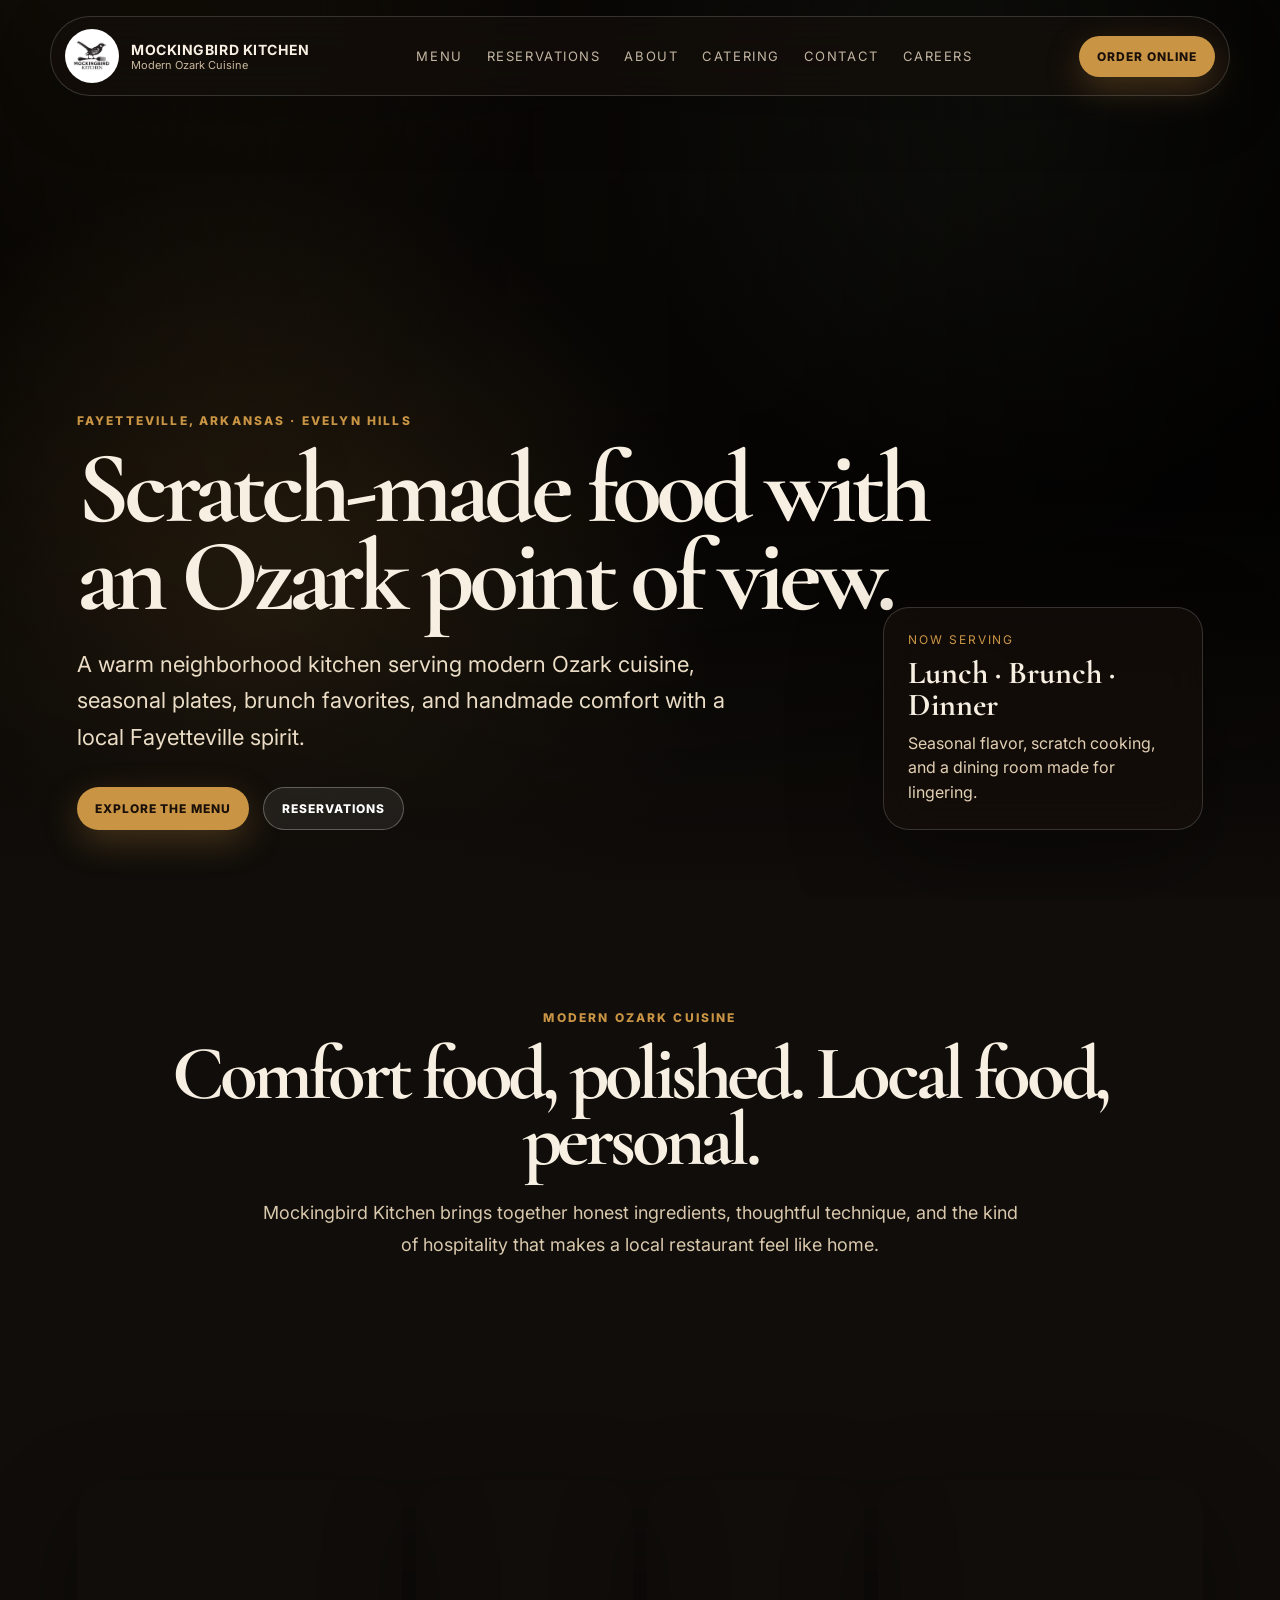
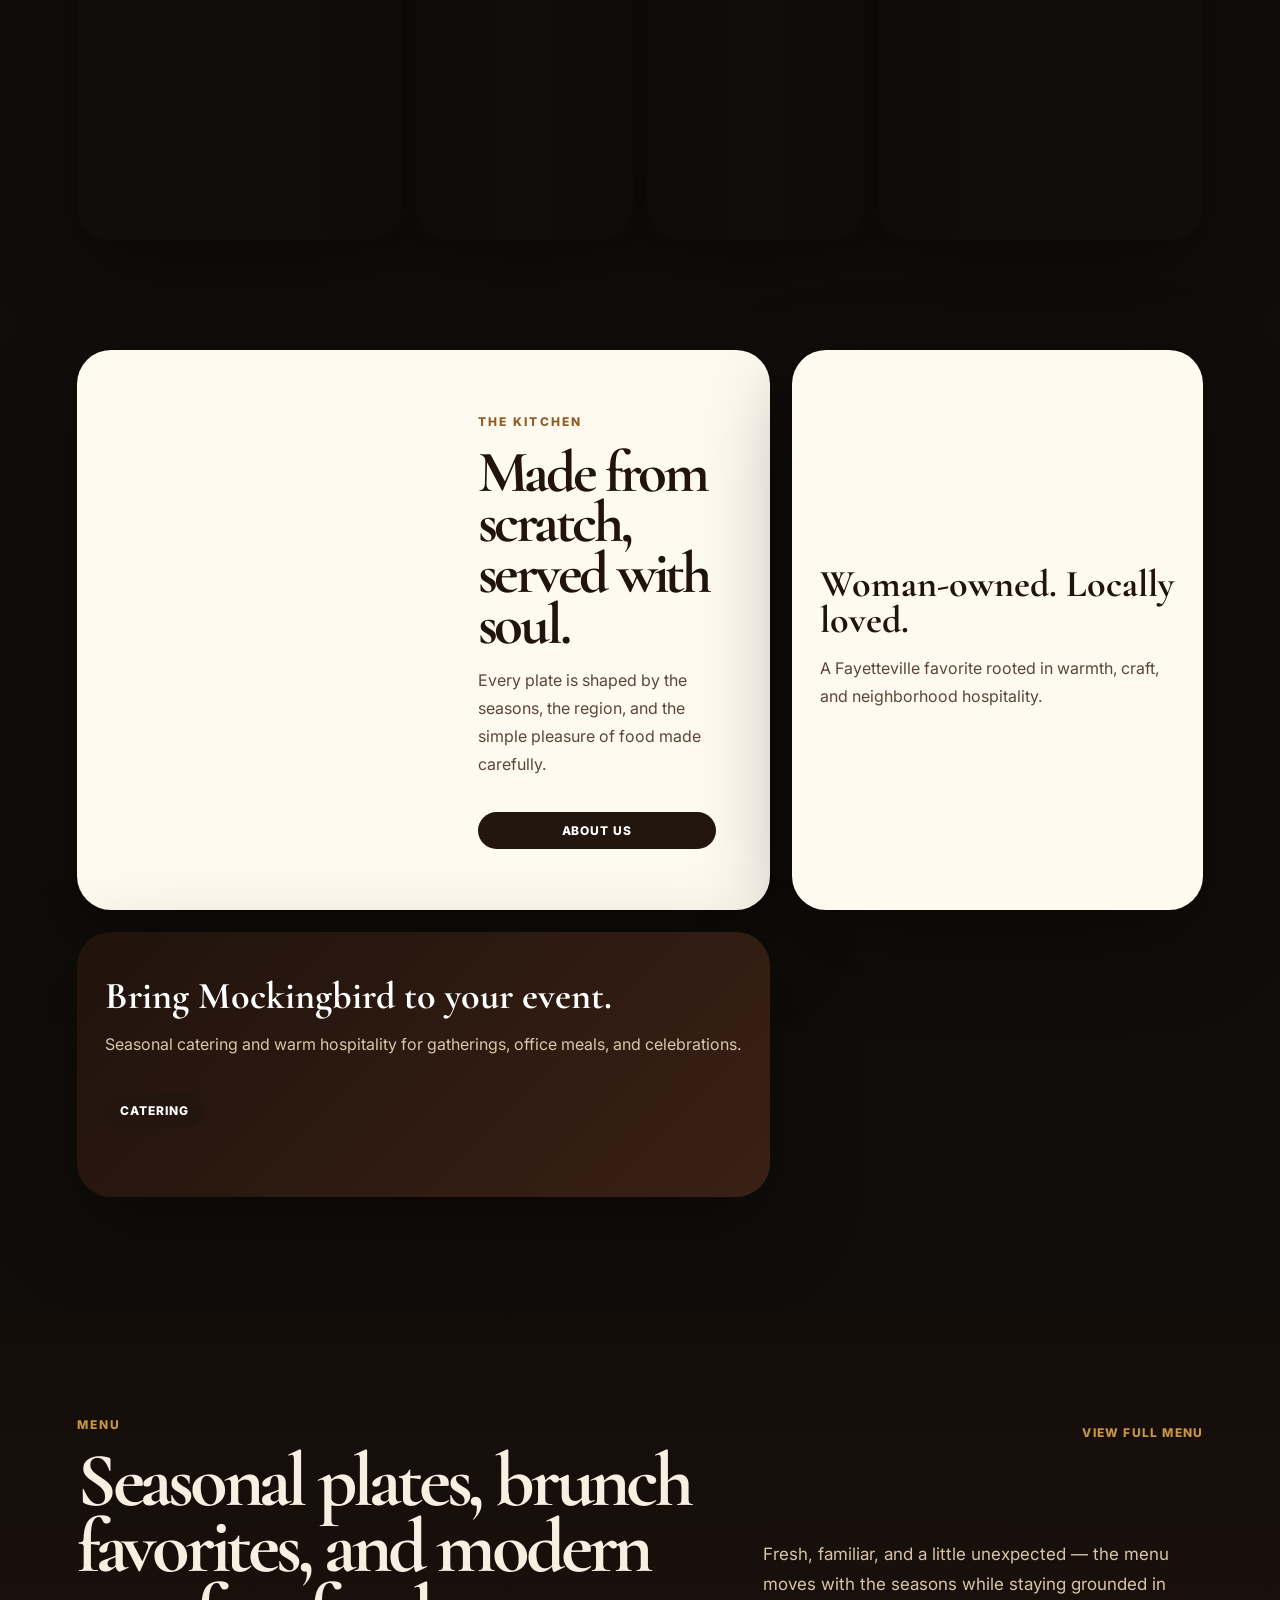
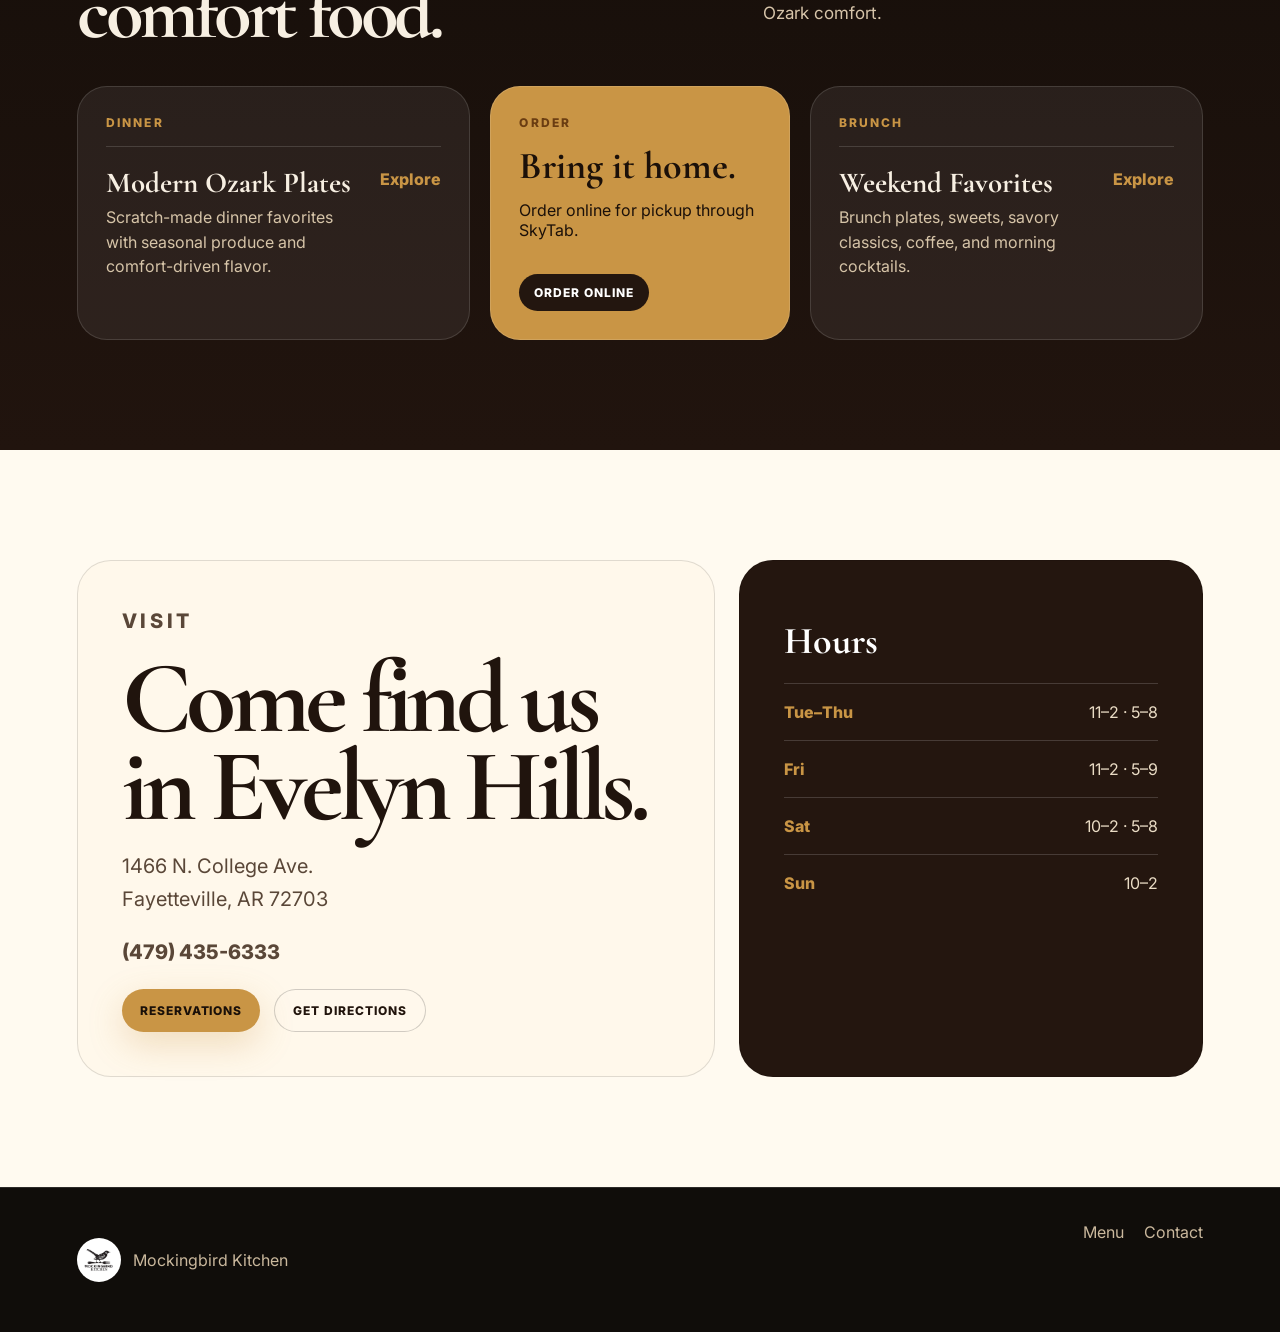
<file: index.html>
<!DOCTYPE html><html lang="en"><head><meta charset="UTF-8"><meta name="viewport" content="width=device-width,initial-scale=1.0"><title>Mockingbird Kitchen | Modern Ozark Cuisine in Fayetteville</title><meta name="description" content="Mockingbird Kitchen serves modern Ozark cuisine in Fayetteville, Arkansas with scratch-made food, brunch, dinner, seasonal plates, and warm local hospitality."><meta name="theme-color" content="#100d0a"><link rel="icon" href="assets/mockingbird-logo.jpg"><link rel="preconnect" href="https://fonts.googleapis.com"><link rel="preconnect" href="https://fonts.gstatic.com" crossorigin><link rel="preconnect" href="https://images.unsplash.com"><link rel="stylesheet" href="styles.css"><script defer src="script.js"></script></head><body><header class="site-header" id="top"><a class="brand" href="index.html" aria-label="Mockingbird Kitchen home"><img class="brand-logo" src="assets/mockingbird-logo.jpg" alt="Mockingbird Kitchen logo"><span><strong>Mockingbird Kitchen</strong><small>Modern Ozark Cuisine</small></span></a><nav class="nav" aria-label="Main navigation"><a href="menu.html">Menu</a><a href="reservations.html">Reservations</a><a href="about.html">About</a><a href="catering.html">Catering</a><a href="contact.html">Contact</a><a href="careers.html">Careers</a></nav><a class="header-cta" href="https://online.skytab.com/f5239a90ee78932ed63aa16213dc56bf" target="_blank" rel="noopener">Order Online</a></header><main><section class="hero" aria-labelledby="hero-title"><div class="hero-media"></div><div class="hero-overlay"></div><div class="hero-content reveal"><p class="eyebrow">Fayetteville, Arkansas · Evelyn Hills</p><h1 id="hero-title">Scratch-made food with an Ozark point of view.</h1><p class="hero-copy">A warm neighborhood kitchen serving modern Ozark cuisine, seasonal plates, brunch favorites, and handmade comfort with a local Fayetteville spirit.</p><div class="hero-actions"><a class="button primary" href="menu.html">Explore the Menu</a><a class="button ghost" href="reservations.html">Reservations</a></div></div><div class="hero-card reveal"><span>Now serving</span><strong>Lunch · Brunch · Dinner</strong><p>Seasonal flavor, scratch cooking, and a dining room made for lingering.</p></div></section><section class="intro section-pad reveal"><div class="section-label">Modern Ozark Cuisine</div><h2>Comfort food, polished. Local food, personal.</h2><p>Mockingbird Kitchen brings together honest ingredients, thoughtful technique, and the kind of hospitality that makes a local restaurant feel like home.</p></section><section class="gallery" aria-label="Food photography"><div class="gallery-img g1 reveal"></div><div class="gallery-img g2 reveal"></div><div class="gallery-img g3 reveal"></div><div class="gallery-img g4 reveal"></div></section><section class="feature-grid" id="story"><article class="feature feature-large reveal"><div class="feature-image image-1"></div><div class="feature-copy"><p class="eyebrow dark">The Kitchen</p><h2>Made from scratch, served with soul.</h2><p>Every plate is shaped by the seasons, the region, and the simple pleasure of food made carefully.</p><a class="button small" href="about.html">About Us</a></div></article><article class="feature stacked reveal"><div class="mini-image image-2"></div><h3>Woman-owned. Locally loved.</h3><p>A Fayetteville favorite rooted in warmth, craft, and neighborhood hospitality.</p></article><article class="feature stacked dark-card reveal"><h3>Bring Mockingbird to your event.</h3><p>Seasonal catering and warm hospitality for gatherings, office meals, and celebrations.</p><a class="button small" href="catering.html">Catering</a></article></section><section class="menu-section section-pad"><div class="section-kicker reveal"><span class="section-label">Menu</span><a class="text-link" href="menu.html">View Full Menu</a></div><div class="menu-heading reveal"><h2>Seasonal plates, brunch favorites, and modern comfort food.</h2><p>Fresh, familiar, and a little unexpected — the menu moves with the seasons while staying grounded in Ozark comfort.</p></div><div class="menu-layout"><div class="menu-category reveal"><p class="menu-label">Dinner</p><div class="menu-item"><div><h3>Modern Ozark Plates</h3><p>Scratch-made dinner favorites with seasonal produce and comfort-driven flavor.</p></div><span>Explore</span></div></div><div class="menu-category highlighted reveal"><p class="menu-label">Order</p><h3>Bring it home.</h3><p>Order online for pickup through SkyTab.</p><a class="button small" href="https://online.skytab.com/f5239a90ee78932ed63aa16213dc56bf" target="_blank" rel="noopener">Order Online</a></div><div class="menu-category reveal"><p class="menu-label">Brunch</p><div class="menu-item"><div><h3>Weekend Favorites</h3><p>Brunch plates, sweets, savory classics, coffee, and morning cocktails.</p></div><span>Explore</span></div></div></div></section><section class="visit section-pad" id="visit"><div class="visit-card reveal"><p class="section-label">Visit</p><h2>Come find us in Evelyn Hills.</h2><p>1466 N. College Ave.<br>Fayetteville, AR 72703</p><p><a href="tel:14794356333">(479) 435-6333</a></p><div class="visit-actions"><a class="button primary" href="reservations.html">Reservations</a><a class="button ghost dark" href="https://maps.google.com/?q=1466+N+College+Ave+Fayetteville+AR+72703" target="_blank" rel="noopener">Get Directions</a></div></div><div class="hours-card reveal"><h3>Hours</h3><dl><div><dt>Tue–Thu</dt><dd>11–2 · 5–8</dd></div><div><dt>Fri</dt><dd>11–2 · 5–9</dd></div><div><dt>Sat</dt><dd>10–2 · 5–8</dd></div><div><dt>Sun</dt><dd>10–2</dd></div></dl></div></section></main><footer class="footer"><p><img class="footer-logo" src="assets/mockingbird-logo.jpg" alt="Mockingbird Kitchen logo"> Mockingbird Kitchen</p><div><a href="menu.html">Menu</a><a href="contact.html">Contact</a></div></footer></body></html>
</file>
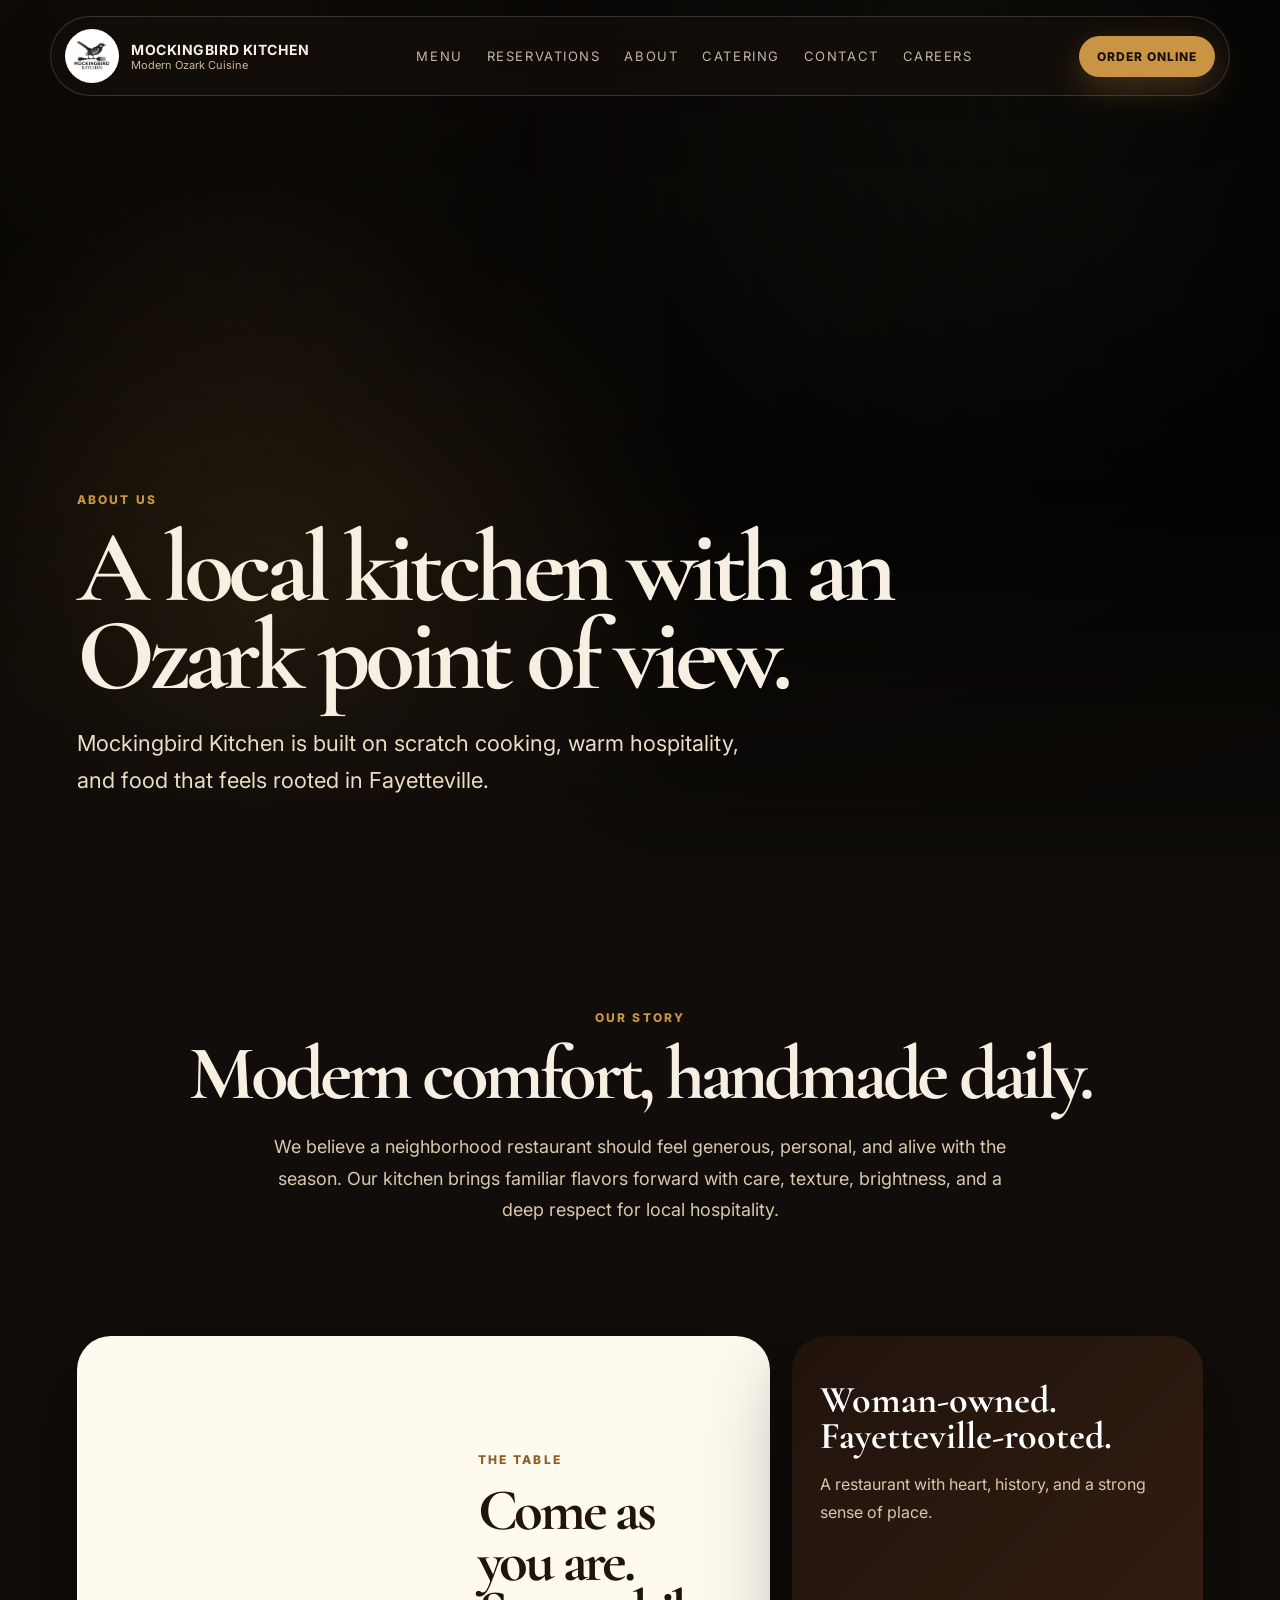
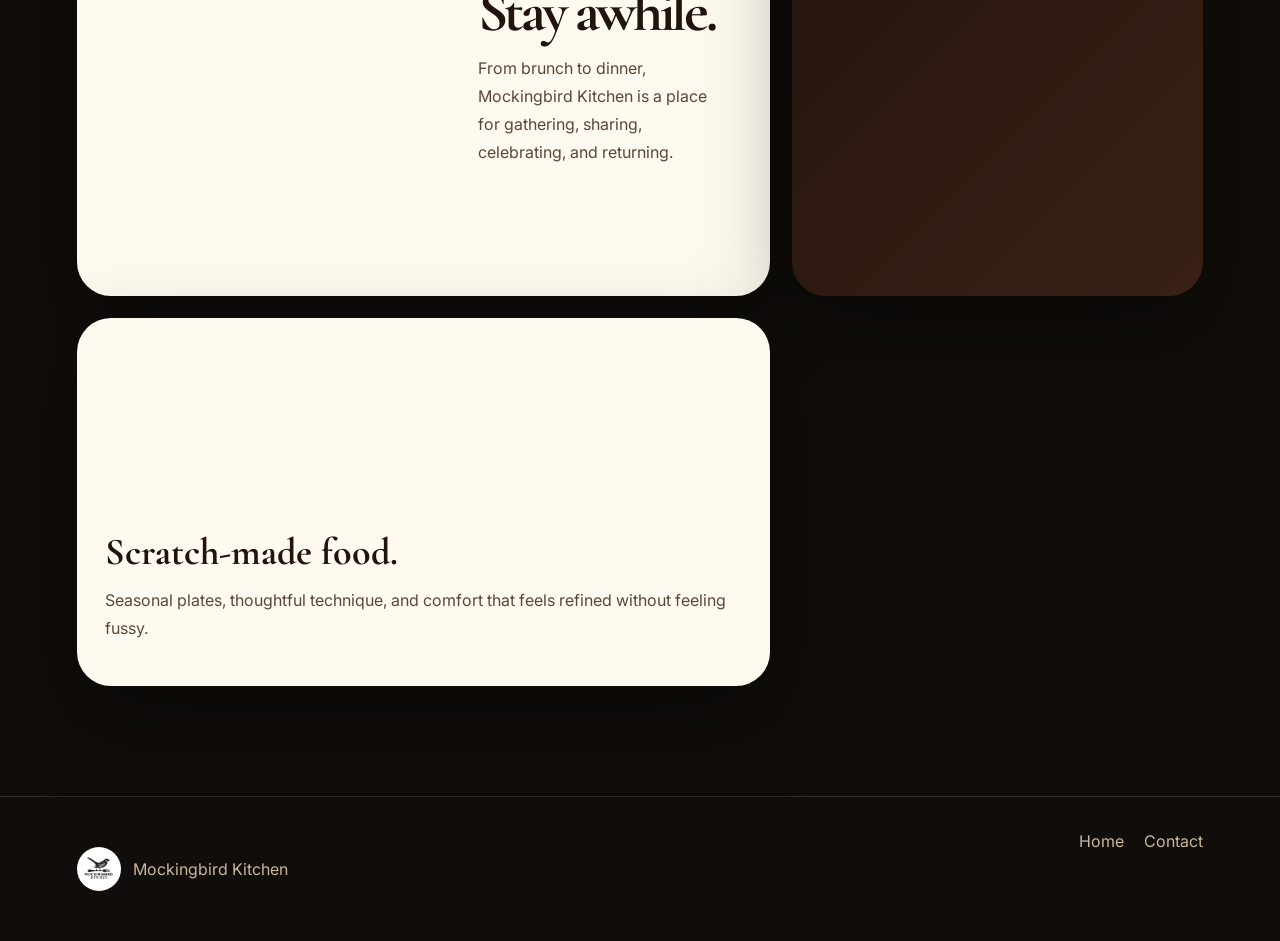
<file: about.html>
<!DOCTYPE html><html lang="en"><head><meta charset="UTF-8"><meta name="viewport" content="width=device-width,initial-scale=1.0"><title>About Us | Mockingbird Kitchen</title><link rel="stylesheet" href="styles.css"><script defer src="script.js"></script></head><body><header class="site-header"><a class="brand" href="index.html"><img class="brand-logo" src="assets/mockingbird-logo.jpg" alt="Mockingbird Kitchen logo"><span><strong>Mockingbird Kitchen</strong><small>Modern Ozark Cuisine</small></span></a><nav class="nav"><a href="menu.html">Menu</a><a href="reservations.html">Reservations</a><a href="about.html">About</a><a href="catering.html">Catering</a><a href="contact.html">Contact</a><a href="careers.html">Careers</a></nav><a class="header-cta" href="https://online.skytab.com/f5239a90ee78932ed63aa16213dc56bf" target="_blank" rel="noopener">Order Online</a></header><main><section class="hero"><div class="hero-media"></div><div class="hero-overlay"></div><div class="hero-content reveal"><p class="eyebrow">About Us</p><h1>A local kitchen with an Ozark point of view.</h1><p class="hero-copy">Mockingbird Kitchen is built on scratch cooking, warm hospitality, and food that feels rooted in Fayetteville.</p></div></section><section class="intro section-pad reveal"><div class="section-label">Our Story</div><h2>Modern comfort, handmade daily.</h2><p>We believe a neighborhood restaurant should feel generous, personal, and alive with the season. Our kitchen brings familiar flavors forward with care, texture, brightness, and a deep respect for local hospitality.</p></section><section class="feature-grid"><article class="feature feature-large reveal"><div class="feature-image image-1"></div><div class="feature-copy"><p class="eyebrow dark">The Table</p><h2>Come as you are. Stay awhile.</h2><p>From brunch to dinner, Mockingbird Kitchen is a place for gathering, sharing, celebrating, and returning.</p></div></article><article class="feature stacked dark-card reveal"><h3>Woman-owned. Fayetteville-rooted.</h3><p>A restaurant with heart, history, and a strong sense of place.</p></article><article class="feature stacked reveal"><div class="mini-image image-2"></div><h3>Scratch-made food.</h3><p>Seasonal plates, thoughtful technique, and comfort that feels refined without feeling fussy.</p></article></section></main><footer class="footer"><p><img class="footer-logo" src="assets/mockingbird-logo.jpg" alt=""> Mockingbird Kitchen</p><div><a href="index.html">Home</a><a href="contact.html">Contact</a></div></footer></body></html>
</file>
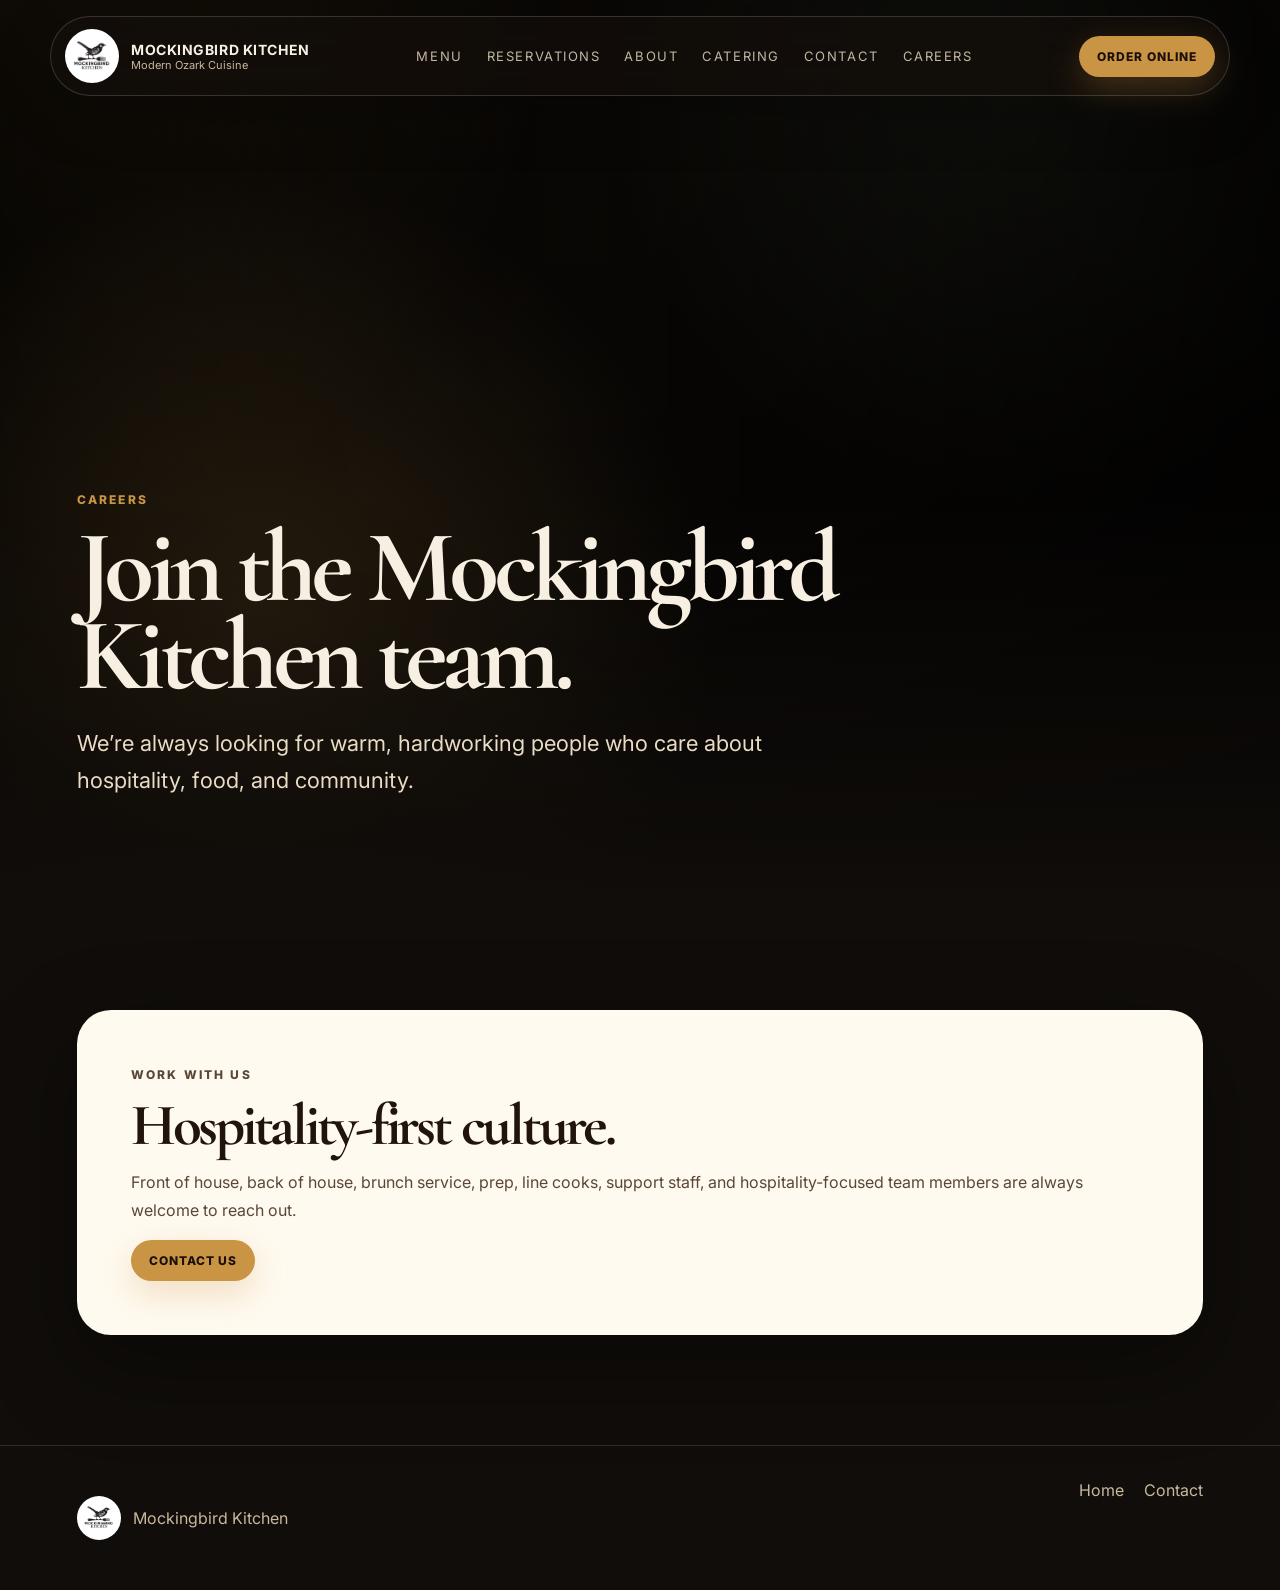
<file: careers.html>
<!DOCTYPE html><html lang="en"><head><meta charset="UTF-8"><meta name="viewport" content="width=device-width,initial-scale=1.0"><title>Careers | Mockingbird Kitchen</title><link rel="stylesheet" href="styles.css"><script defer src="script.js"></script></head><body><header class="site-header"><a class="brand" href="index.html"><img class="brand-logo" src="assets/mockingbird-logo.jpg" alt="Mockingbird Kitchen logo"><span><strong>Mockingbird Kitchen</strong><small>Modern Ozark Cuisine</small></span></a><nav class="nav"><a href="menu.html">Menu</a><a href="reservations.html">Reservations</a><a href="about.html">About</a><a href="catering.html">Catering</a><a href="contact.html">Contact</a><a href="careers.html">Careers</a></nav><a class="header-cta" href="https://online.skytab.com/f5239a90ee78932ed63aa16213dc56bf" target="_blank" rel="noopener">Order Online</a></header><main><section class="hero"><div class="hero-media"></div><div class="hero-overlay"></div><div class="hero-content reveal"><p class="eyebrow">Careers</p><h1>Join the Mockingbird Kitchen team.</h1><p class="hero-copy">We’re always looking for warm, hardworking people who care about hospitality, food, and community.</p></div></section><section class="section-pad"><div class="feature reveal"><div class="feature-copy"><p class="section-label">Work With Us</p><h2>Hospitality-first culture.</h2><p>Front of house, back of house, brunch service, prep, line cooks, support staff, and hospitality-focused team members are always welcome to reach out.</p><div class="hero-actions"><a class="button primary" href="contact.html">Contact Us</a></div></div></div></section></main><footer class="footer"><p><img class="footer-logo" src="assets/mockingbird-logo.jpg" alt=""> Mockingbird Kitchen</p><div><a href="index.html">Home</a><a href="contact.html">Contact</a></div></footer></body></html>
</file>
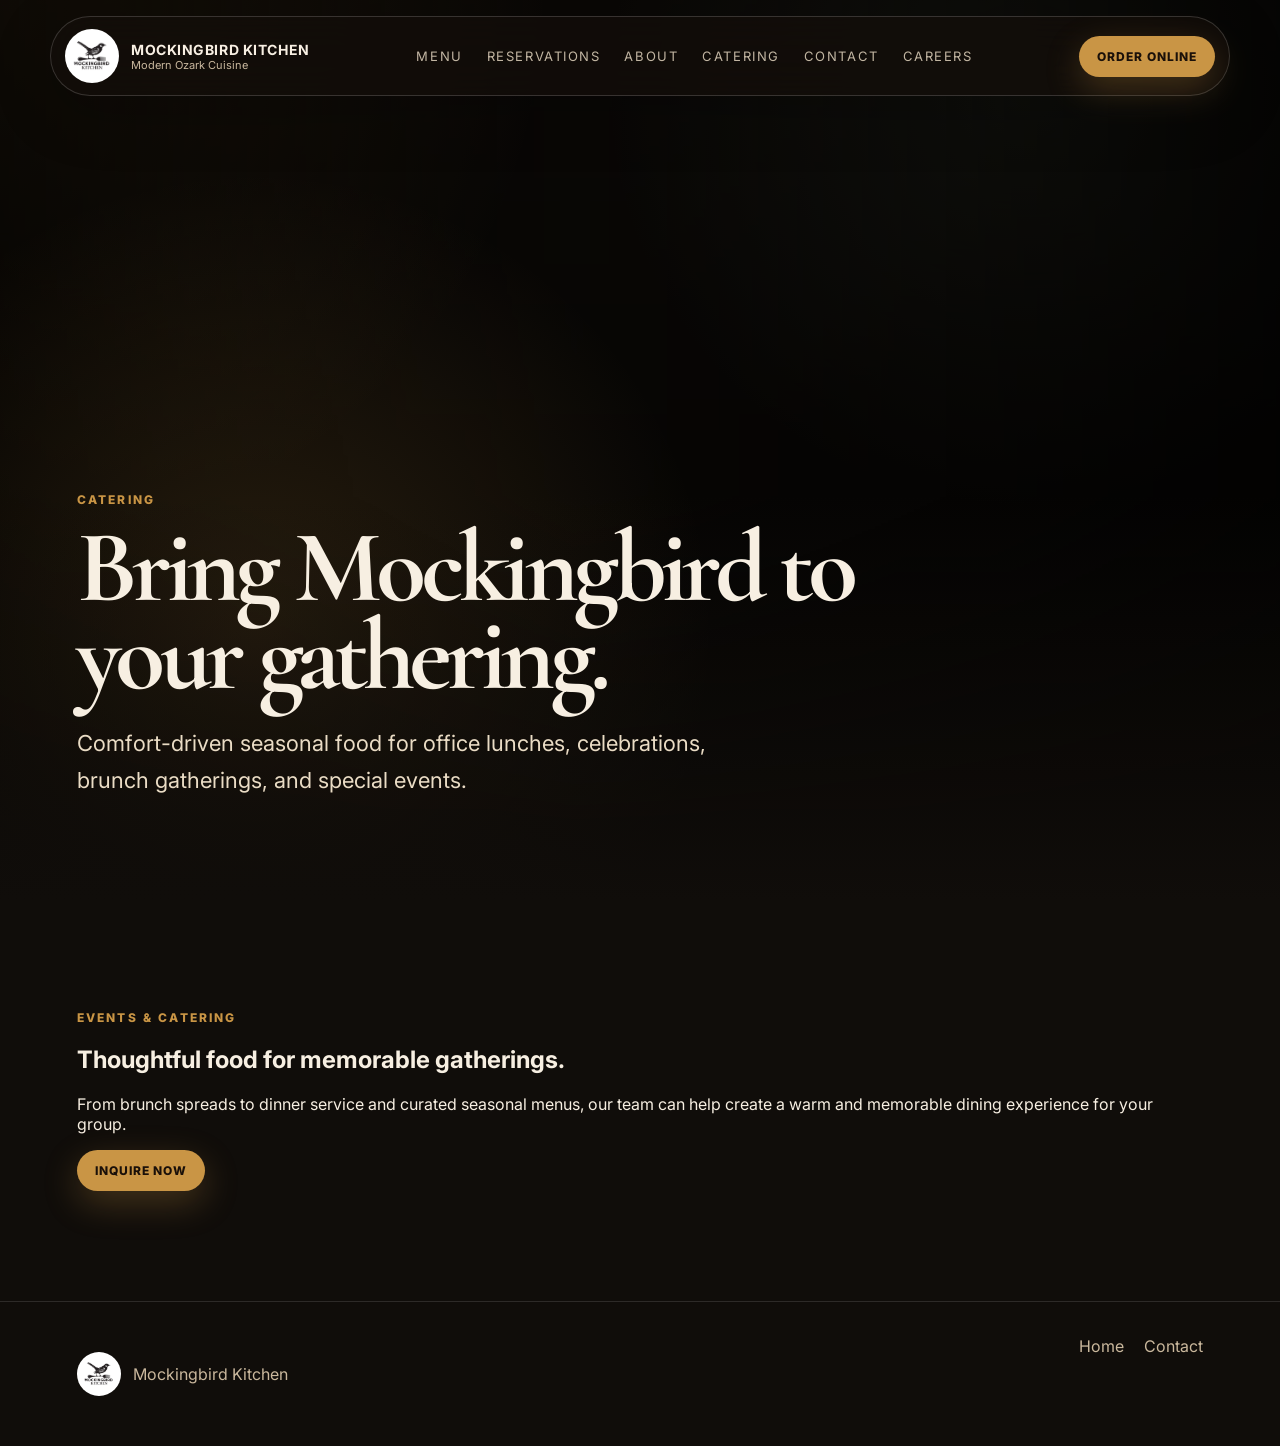
<file: catering.html>
<!DOCTYPE html><html lang="en"><head><meta charset="UTF-8"><meta name="viewport" content="width=device-width,initial-scale=1.0"><title>Catering | Mockingbird Kitchen</title><link rel="stylesheet" href="styles.css"><script defer src="script.js"></script></head><body><header class="site-header"><a class="brand" href="index.html"><img class="brand-logo" src="assets/mockingbird-logo.jpg" alt="Mockingbird Kitchen logo"><span><strong>Mockingbird Kitchen</strong><small>Modern Ozark Cuisine</small></span></a><nav class="nav"><a href="menu.html">Menu</a><a href="reservations.html">Reservations</a><a href="about.html">About</a><a href="catering.html">Catering</a><a href="contact.html">Contact</a><a href="careers.html">Careers</a></nav><a class="header-cta" href="https://online.skytab.com/f5239a90ee78932ed63aa16213dc56bf" target="_blank" rel="noopener">Order Online</a></header><main><section class="hero"><div class="hero-media"></div><div class="hero-overlay"></div><div class="hero-content reveal"><p class="eyebrow">Catering</p><h1>Bring Mockingbird to your gathering.</h1><p class="hero-copy">Comfort-driven seasonal food for office lunches, celebrations, brunch gatherings, and special events.</p></div></section><section class="split section-pad"><div class="reveal"><p class="section-label">Events & Catering</p><h2>Thoughtful food for memorable gatherings.</h2><p>From brunch spreads to dinner service and curated seasonal menus, our team can help create a warm and memorable dining experience for your group.</p><div class="hero-actions"><a class="button primary" href="contact.html">Inquire Now</a></div></div><div class="photo-card events-photo reveal"></div></section></main><footer class="footer"><p><img class="footer-logo" src="assets/mockingbird-logo.jpg" alt=""> Mockingbird Kitchen</p><div><a href="index.html">Home</a><a href="contact.html">Contact</a></div></footer></body></html>
</file>
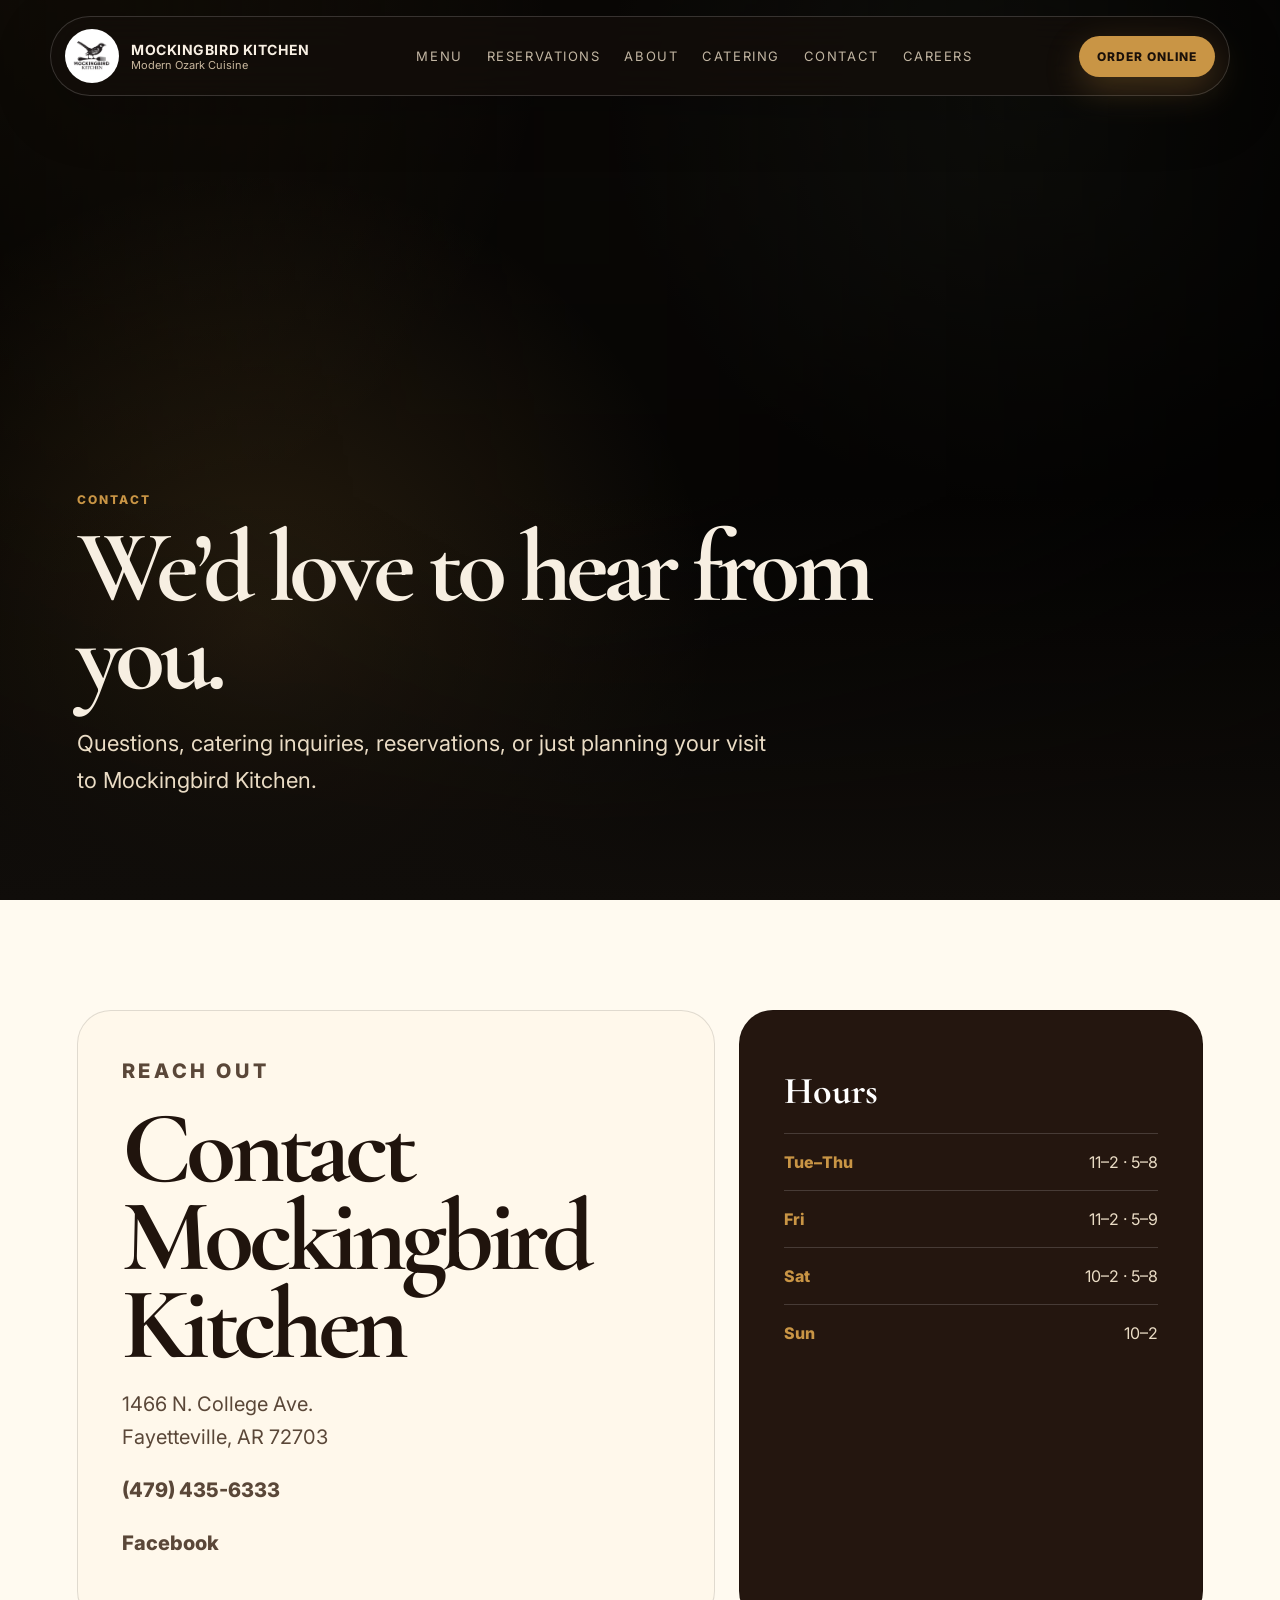
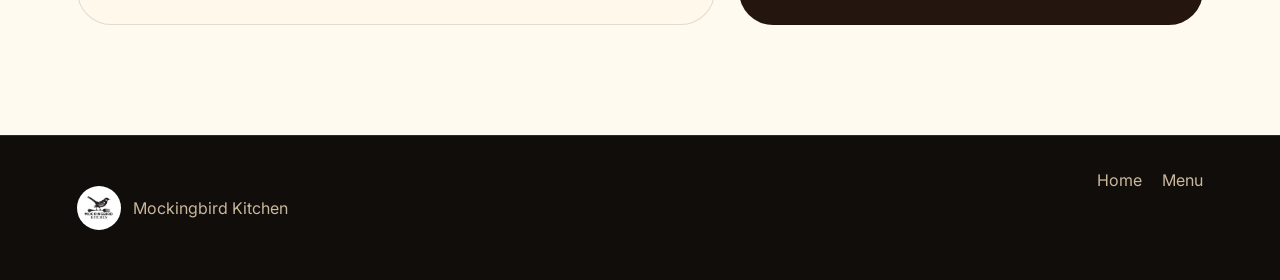
<file: contact.html>
<!DOCTYPE html><html lang="en"><head><meta charset="UTF-8"><meta name="viewport" content="width=device-width,initial-scale=1.0"><title>Contact | Mockingbird Kitchen</title><link rel="stylesheet" href="styles.css"><script defer src="script.js"></script></head><body><header class="site-header"><a class="brand" href="index.html"><img class="brand-logo" src="assets/mockingbird-logo.jpg" alt="Mockingbird Kitchen logo"><span><strong>Mockingbird Kitchen</strong><small>Modern Ozark Cuisine</small></span></a><nav class="nav"><a href="menu.html">Menu</a><a href="reservations.html">Reservations</a><a href="about.html">About</a><a href="catering.html">Catering</a><a href="contact.html">Contact</a><a href="careers.html">Careers</a></nav><a class="header-cta" href="https://online.skytab.com/f5239a90ee78932ed63aa16213dc56bf" target="_blank" rel="noopener">Order Online</a></header><main><section class="hero"><div class="hero-media"></div><div class="hero-overlay"></div><div class="hero-content reveal"><p class="eyebrow">Contact</p><h1>We’d love to hear from you.</h1><p class="hero-copy">Questions, catering inquiries, reservations, or just planning your visit to Mockingbird Kitchen.</p></div></section><section class="visit section-pad"><div class="visit-card reveal"><p class="section-label">Reach Out</p><h2>Contact Mockingbird Kitchen</h2><p>1466 N. College Ave.<br>Fayetteville, AR 72703</p><p><a href="tel:14794356333">(479) 435-6333</a></p><p><a href="https://www.facebook.com/mockingbirdkitchen" target="_blank" rel="noopener">Facebook</a></p></div><div class="hours-card reveal"><h3>Hours</h3><dl><div><dt>Tue–Thu</dt><dd>11–2 · 5–8</dd></div><div><dt>Fri</dt><dd>11–2 · 5–9</dd></div><div><dt>Sat</dt><dd>10–2 · 5–8</dd></div><div><dt>Sun</dt><dd>10–2</dd></div></dl></div></section></main><footer class="footer"><p><img class="footer-logo" src="assets/mockingbird-logo.jpg" alt=""> Mockingbird Kitchen</p><div><a href="index.html">Home</a><a href="menu.html">Menu</a></div></footer></body></html>
</file>
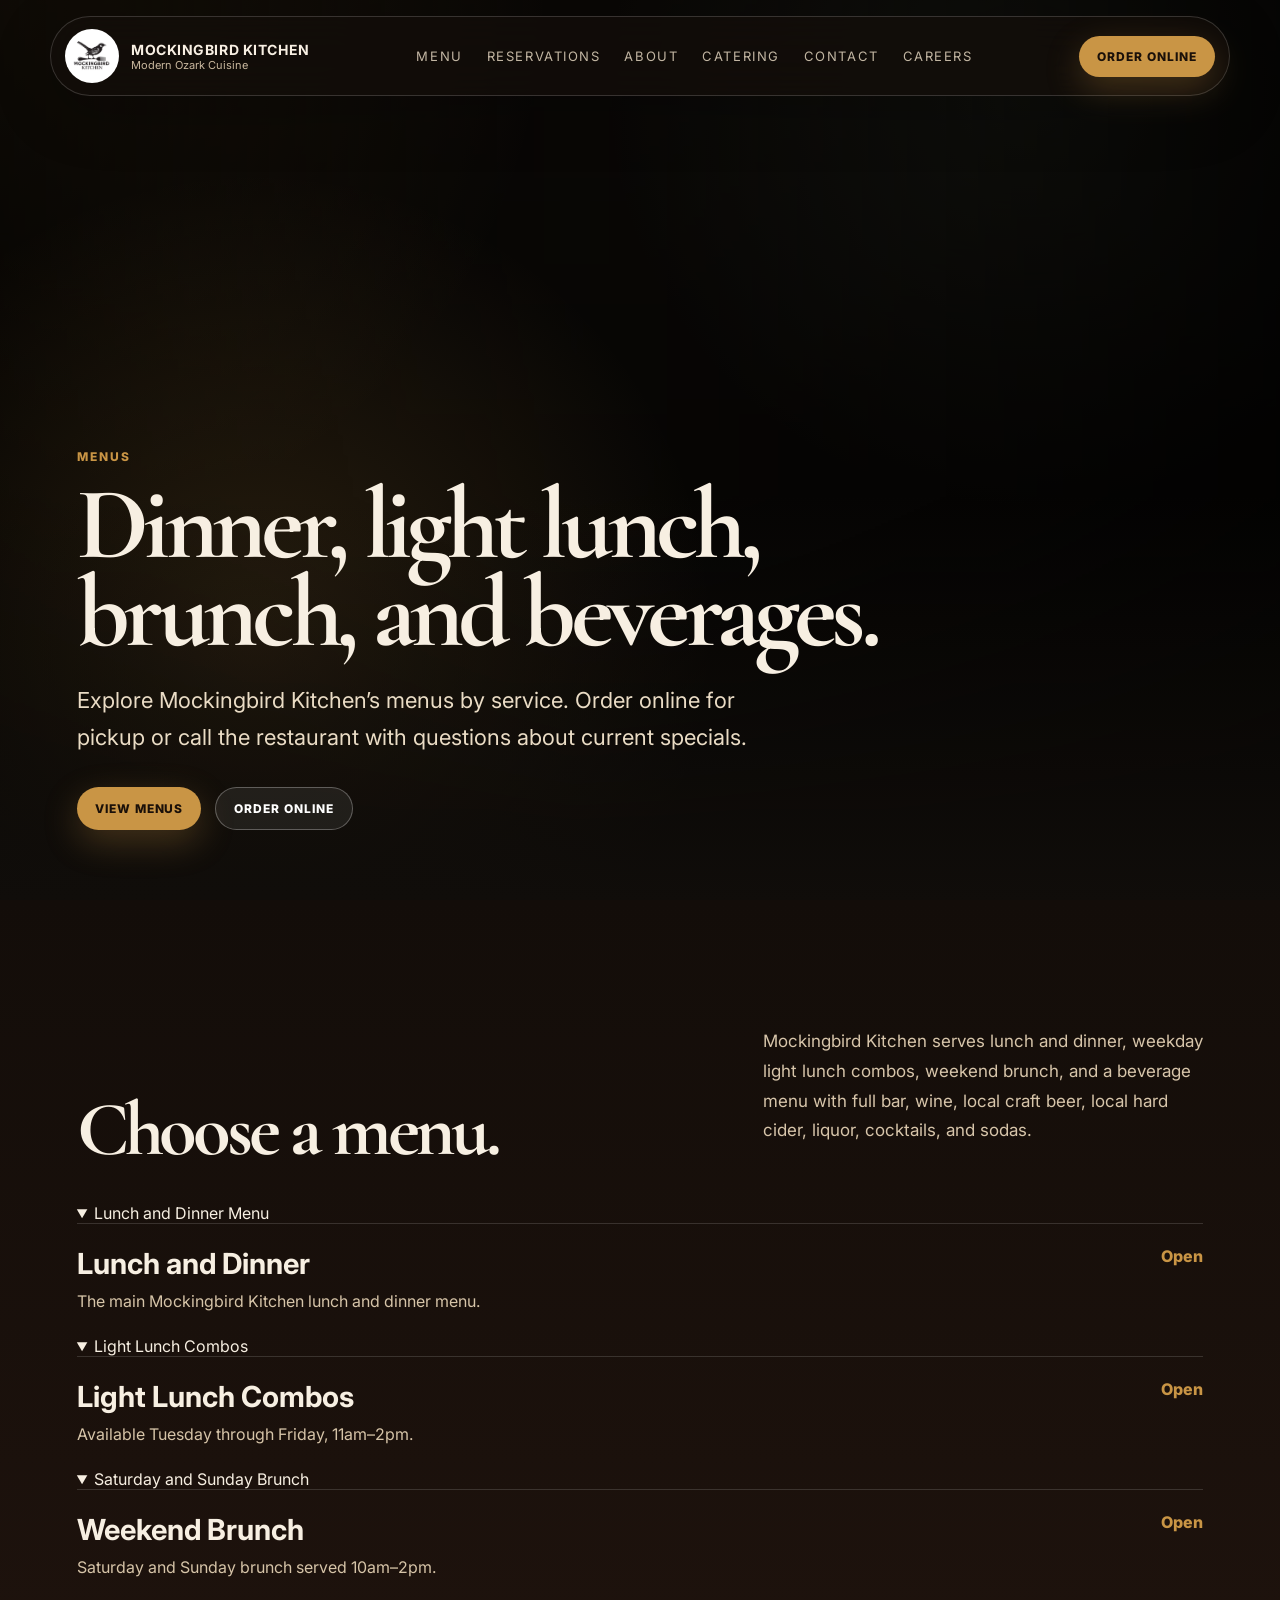
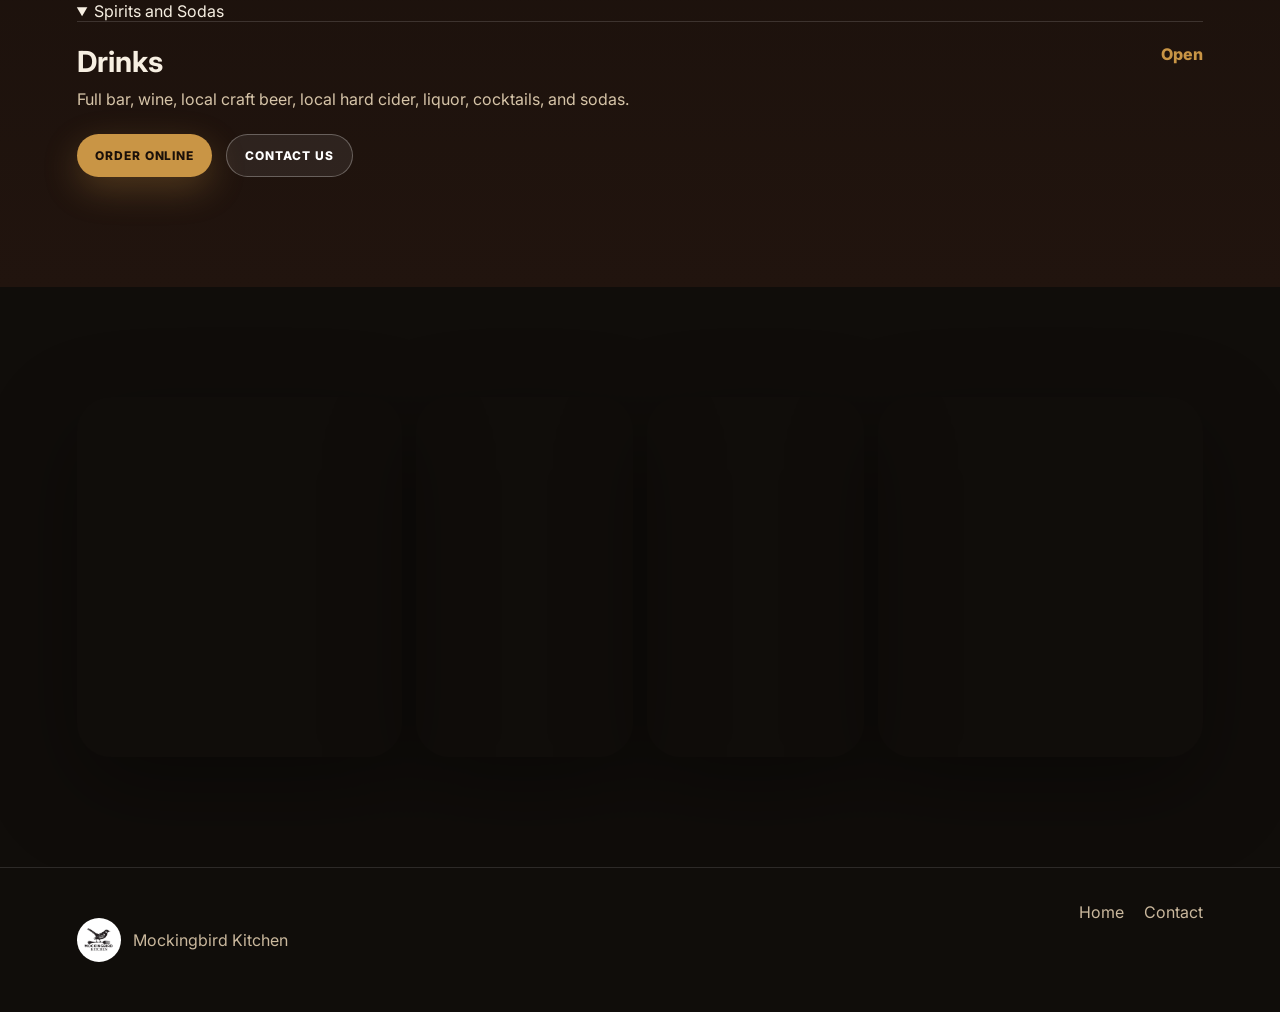
<file: menu.html>
<!DOCTYPE html><html lang="en"><head><meta charset="UTF-8"><meta name="viewport" content="width=device-width,initial-scale=1.0"><title>Menus | Mockingbird Kitchen</title><meta name="description" content="Explore Mockingbird Kitchen's dinner, light lunch, brunch, and beverage menus in Fayetteville, Arkansas."><link rel="icon" href="assets/mockingbird-logo.jpg"><link rel="stylesheet" href="styles.css"><script defer src="script.js"></script></head><body><header class="site-header"><a class="brand" href="index.html"><img class="brand-logo" src="assets/mockingbird-logo.jpg" alt="Mockingbird Kitchen logo"><span><strong>Mockingbird Kitchen</strong><small>Modern Ozark Cuisine</small></span></a><nav class="nav"><a href="menu.html">Menu</a><a href="reservations.html">Reservations</a><a href="about.html">About</a><a href="catering.html">Catering</a><a href="contact.html">Contact</a><a href="careers.html">Careers</a></nav><a class="header-cta" href="https://online.skytab.com/f5239a90ee78932ed63aa16213dc56bf" target="_blank" rel="noopener">Order Online</a></header><main><section class="hero"><div class="hero-media"></div><div class="hero-overlay"></div><div class="hero-content reveal"><p class="eyebrow">Menus</p><h1>Dinner, light lunch, brunch, and beverages.</h1><p class="hero-copy">Explore Mockingbird Kitchen’s menus by service. Order online for pickup or call the restaurant with questions about current specials.</p><div class="hero-actions"><a class="button primary" href="#menus">View Menus</a><a class="button ghost" href="https://online.skytab.com/f5239a90ee78932ed63aa16213dc56bf" target="_blank" rel="noopener">Order Online</a></div></div></section><section class="menu-section section-pad" id="menus"><div class="menu-heading reveal"><h2>Choose a menu.</h2><p>Mockingbird Kitchen serves lunch and dinner, weekday light lunch combos, weekend brunch, and a beverage menu with full bar, wine, local craft beer, local hard cider, liquor, cocktails, and sodas.</p></div><div class="interactive-menu reveal"><details id="dinner" open><summary>Lunch and Dinner Menu</summary><div class="menu-item"><div><h3>Lunch and Dinner</h3><p>The main Mockingbird Kitchen lunch and dinner menu.</p></div><span><a href="https://www.mockingbirdkitchen.com/menu" target="_blank" rel="noopener">Open</a></span></div></details><details id="light-lunch" open><summary>Light Lunch Combos</summary><div class="menu-item"><div><h3>Light Lunch Combos</h3><p>Available Tuesday through Friday, 11am–2pm.</p></div><span><a href="https://www.mockingbirdkitchen.com/lightlunch-menu" target="_blank" rel="noopener">Open</a></span></div></details><details id="brunch" open><summary>Saturday and Sunday Brunch</summary><div class="menu-item"><div><h3>Weekend Brunch</h3><p>Saturday and Sunday brunch served 10am–2pm.</p></div><span><a href="https://www.mockingbirdkitchen.com/brunch-menu" target="_blank" rel="noopener">Open</a></span></div></details><details id="beverages" open><summary>Spirits and Sodas</summary><div class="menu-item"><div><h3>Drinks</h3><p>Full bar, wine, local craft beer, local hard cider, liquor, cocktails, and sodas.</p></div><span><a href="https://www.mockingbirdkitchen.com/beverages" target="_blank" rel="noopener">Open</a></span></div></details></div><div class="hero-actions reveal"><a class="button primary" href="https://online.skytab.com/f5239a90ee78932ed63aa16213dc56bf" target="_blank" rel="noopener">Order Online</a><a class="button ghost" href="contact.html">Contact Us</a></div></section><section class="gallery" aria-label="Food photography"><div class="gallery-img g1 reveal"></div><div class="gallery-img g2 reveal"></div><div class="gallery-img g3 reveal"></div><div class="gallery-img g4 reveal"></div></section></main><footer class="footer"><p><img class="footer-logo" src="assets/mockingbird-logo.jpg" alt=""> Mockingbird Kitchen</p><div><a href="index.html">Home</a><a href="contact.html">Contact</a></div></footer></body></html>
</file>
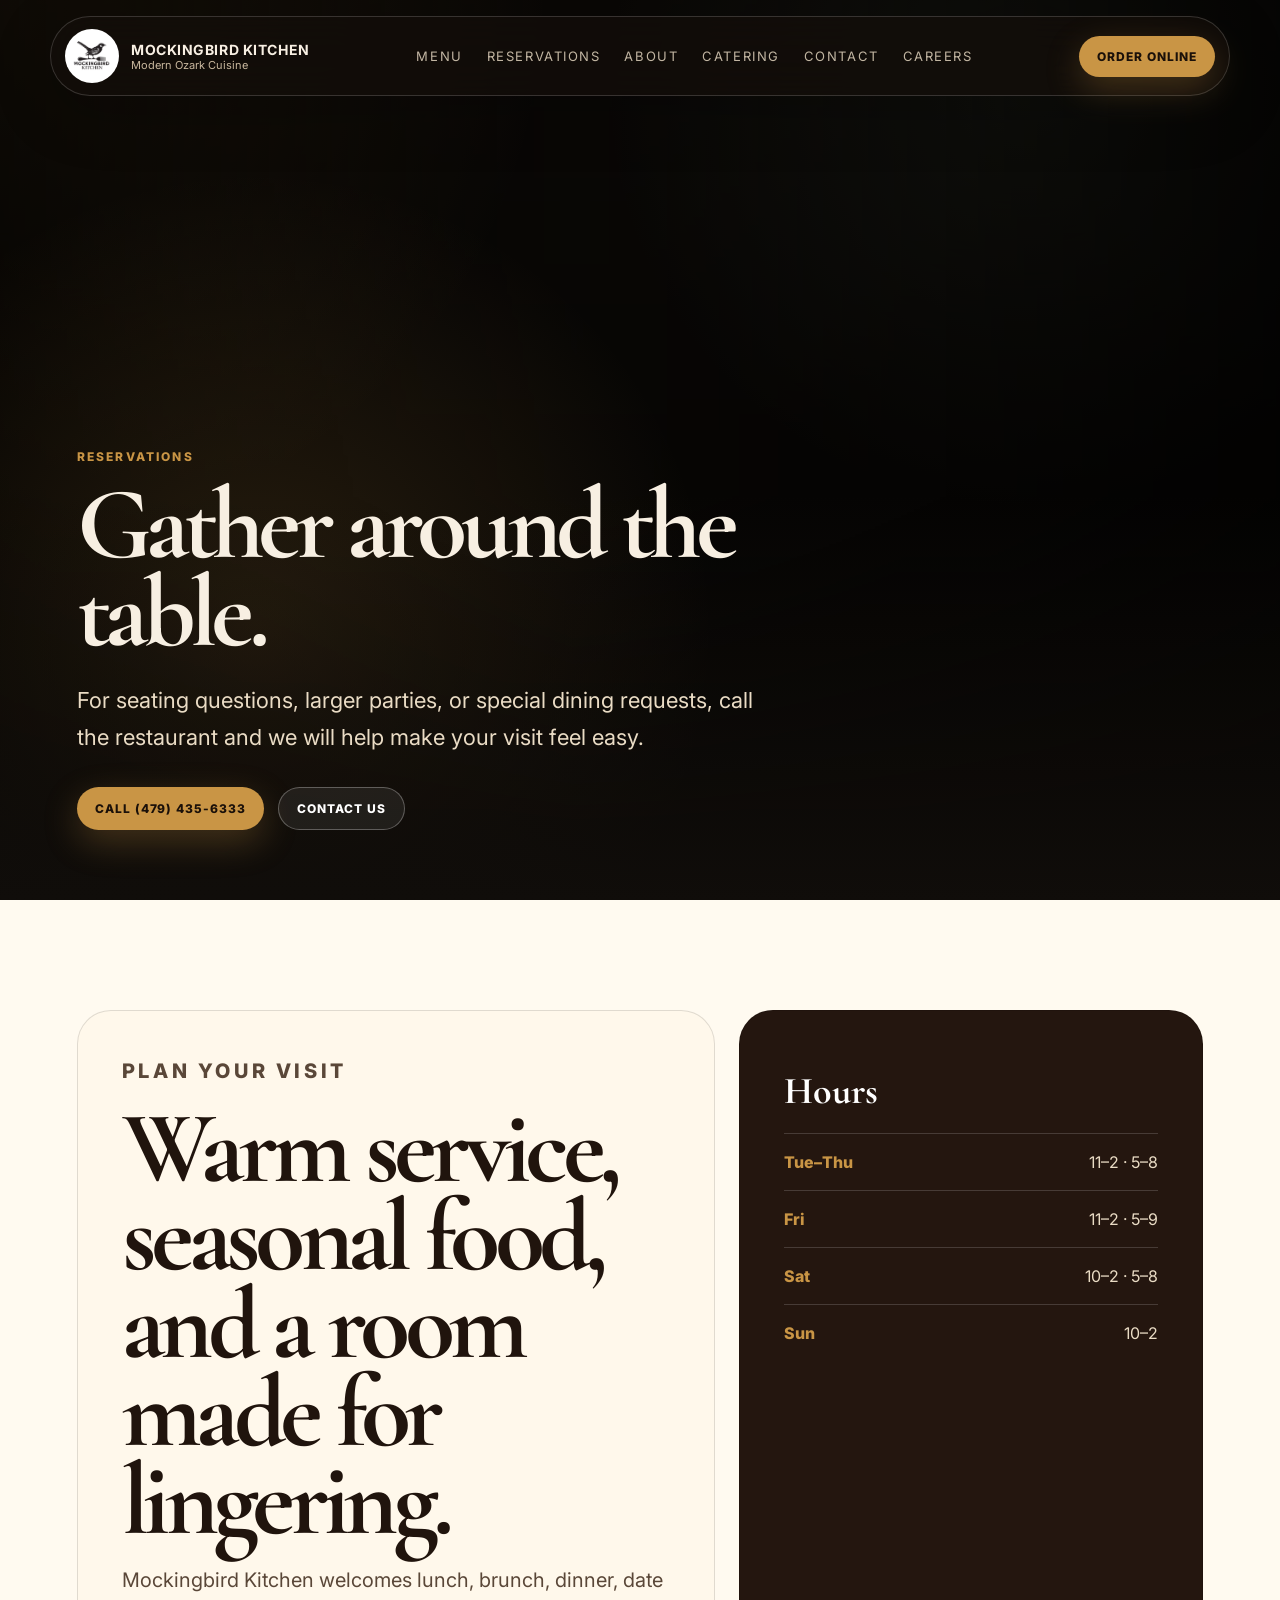
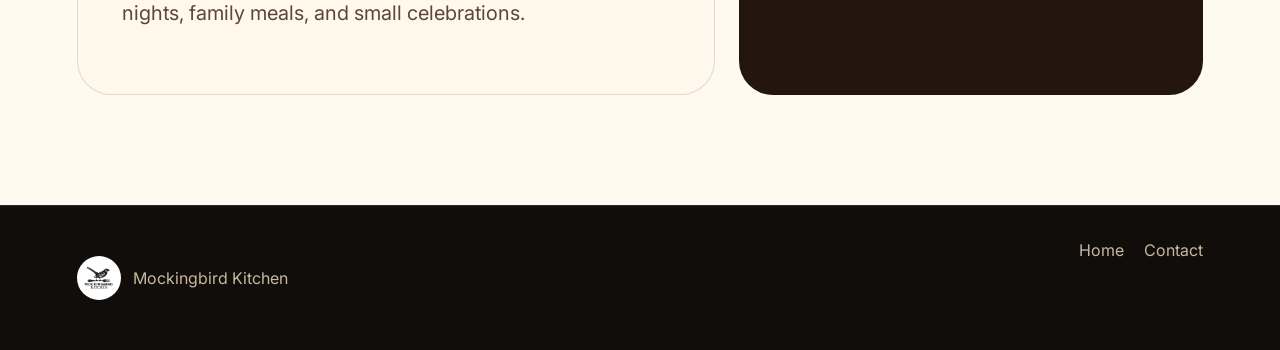
<file: reservations.html>
<!DOCTYPE html><html lang="en"><head><meta charset="UTF-8"><meta name="viewport" content="width=device-width,initial-scale=1.0"><title>Reservations | Mockingbird Kitchen</title><link rel="stylesheet" href="styles.css"><script defer src="script.js"></script></head><body><header class="site-header"><a class="brand" href="index.html"><img class="brand-logo" src="assets/mockingbird-logo.jpg" alt="Mockingbird Kitchen logo"><span><strong>Mockingbird Kitchen</strong><small>Modern Ozark Cuisine</small></span></a><nav class="nav"><a href="menu.html">Menu</a><a href="reservations.html">Reservations</a><a href="about.html">About</a><a href="catering.html">Catering</a><a href="contact.html">Contact</a><a href="careers.html">Careers</a></nav><a class="header-cta" href="https://online.skytab.com/f5239a90ee78932ed63aa16213dc56bf" target="_blank" rel="noopener">Order Online</a></header><main><section class="hero"><div class="hero-media"></div><div class="hero-overlay"></div><div class="hero-content reveal"><p class="eyebrow">Reservations</p><h1>Gather around the table.</h1><p class="hero-copy">For seating questions, larger parties, or special dining requests, call the restaurant and we will help make your visit feel easy.</p><div class="hero-actions"><a class="button primary" href="tel:14794356333">Call (479) 435-6333</a><a class="button ghost" href="contact.html">Contact Us</a></div></div></section><section class="visit section-pad"><div class="visit-card reveal"><p class="section-label">Plan Your Visit</p><h2>Warm service, seasonal food, and a room made for lingering.</h2><p>Mockingbird Kitchen welcomes lunch, brunch, dinner, date nights, family meals, and small celebrations.</p></div><div class="hours-card reveal"><h3>Hours</h3><dl><div><dt>Tue–Thu</dt><dd>11–2 · 5–8</dd></div><div><dt>Fri</dt><dd>11–2 · 5–9</dd></div><div><dt>Sat</dt><dd>10–2 · 5–8</dd></div><div><dt>Sun</dt><dd>10–2</dd></div></dl></div></section></main><footer class="footer"><p><img class="footer-logo" src="assets/mockingbird-logo.jpg" alt=""> Mockingbird Kitchen</p><div><a href="index.html">Home</a><a href="contact.html">Contact</a></div></footer></body></html>
</file>
<file: styles.css>
@import url('https://fonts.googleapis.com/css2?family=Cormorant+Garamond:wght@500;600;700&family=Inter:wght@400;500;600;700;800&display=swap');
:root{--ink:#100d0a;--espresso:#1c130d;--char:#241913;--cream:#f7efe2;--paper:#fffaf0;--muted:#c9b89e;--gold:#c99545;--sage:#657259;--rust:#a14d28;--line:rgba(255,255,255,.16);--shadow:0 30px 90px rgba(0,0,0,.35)}*{box-sizing:border-box}html{scroll-behavior:smooth}body{margin:0;background:var(--ink);color:var(--cream);font-family:Inter,system-ui,sans-serif;overflow-x:hidden}body:before{content:"";position:fixed;inset:0;pointer-events:none;background:radial-gradient(circle at top left,rgba(201,149,69,.18),transparent 35%),radial-gradient(circle at 80% 10%,rgba(101,114,89,.18),transparent 32%),linear-gradient(180deg,rgba(0,0,0,.1),rgba(0,0,0,.55));z-index:-2}a{color:inherit;text-decoration:none}.site-header{position:fixed;top:16px;left:50%;transform:translateX(-50%);width:min(1180px,calc(100% - 28px));z-index:20;display:flex;align-items:center;justify-content:space-between;gap:18px;padding:12px 14px;border:1px solid rgba(255,255,255,.16);border-radius:999px;background:rgba(20,14,10,.72);backdrop-filter:blur(22px);box-shadow:0 16px 60px rgba(0,0,0,.22)}.brand{display:flex;align-items:center;gap:12px;min-width:0}.brand-logo{width:54px;height:54px;object-fit:contain;background:#fff;border-radius:50%;padding:7px;display:block;flex:0 0 auto}.brand-mark{display:none}.brand strong{display:block;font-size:14px;letter-spacing:.04em;text-transform:uppercase}.brand small{display:block;color:var(--muted);font-size:11px}.nav{display:flex;gap:24px;color:#eadcc5;font-size:13px;text-transform:uppercase;letter-spacing:.12em}.nav a{opacity:.82}.nav a:hover{opacity:1;color:#fff}.header-cta,.button{display:inline-flex;align-items:center;justify-content:center;border-radius:999px;font-weight:800;letter-spacing:.08em;text-transform:uppercase;font-size:12px;transition:.25s ease}.header-cta,.button.primary{background:var(--gold);color:#1a1009;padding:13px 18px;box-shadow:0 12px 35px rgba(201,149,69,.28)}.header-cta:hover,.button.primary:hover{transform:translateY(-2px);filter:brightness(1.08)}.hero{min-height:100vh;position:relative;display:flex;align-items:flex-end;padding:150px max(24px,6vw) 70px;overflow:hidden}.hero-media{position:absolute;inset:0;background-image:linear-gradient(90deg,rgba(0,0,0,.72),rgba(0,0,0,.28) 45%,rgba(0,0,0,.72)),url('https://images.unsplash.com/photo-1551218808-94e220e084d2?auto=format&fit=crop&w=2200&q=85');background-size:cover;background-position:center;transform:scale(1.04);animation:slowZoom 18s ease-in-out infinite alternate;z-index:-2}.hero-overlay{position:absolute;inset:0;background:linear-gradient(0deg,var(--ink),transparent 45%),radial-gradient(circle at 20% 70%,rgba(201,149,69,.18),transparent 38%);z-index:-1}@keyframes slowZoom{from{transform:scale(1.02)}to{transform:scale(1.1)}}.hero-content{max-width:850px}.eyebrow,.section-label,.menu-label{margin:0 0 16px;text-transform:uppercase;letter-spacing:.18em;font-size:12px;font-weight:800;color:var(--gold)}.eyebrow.dark{color:#8f5d25}.hero h1,.intro h2,.feature h2,.menu-heading h2,.local-band h2,.visit h2{font-family:Cormorant Garamond,serif;font-size:clamp(52px,8vw,116px);line-height:.86;margin:0;letter-spacing:-.055em}.hero-copy{max-width:690px;color:#eadcc5;font-size:clamp(17px,2vw,22px);line-height:1.65;margin:26px 0 32px}.hero-actions,.visit-actions{display:flex;gap:14px;flex-wrap:wrap}.button.ghost{border:1px solid rgba(255,255,255,.28);padding:13px 18px;color:#fff;background:rgba(255,255,255,.07)}.button.ghost.dark{border-color:rgba(0,0,0,.18);color:#21140c}.button.small{padding:11px 15px;background:#23160f;color:#fff;margin-top:18px}.hero-card{position:absolute;right:max(24px,6vw);bottom:70px;width:min(320px,34vw);padding:24px;border:1px solid rgba(255,255,255,.16);background:rgba(23,16,11,.68);backdrop-filter:blur(20px);border-radius:26px;box-shadow:var(--shadow)}.hero-card span{display:block;color:var(--gold);font-size:12px;text-transform:uppercase;letter-spacing:.16em}.hero-card strong{display:block;font-family:Cormorant Garamond,serif;font-size:32px;line-height:1;margin:10px 0}.hero-card p{margin:0;color:#e2d0b4;line-height:1.55}.section-pad{padding:110px max(24px,6vw)}.intro{max-width:1120px;margin:auto;text-align:center}.intro h2{font-size:clamp(38px,6vw,82px)}.intro p{max-width:760px;margin:24px auto 0;color:#d9c8ad;font-size:18px;line-height:1.75}.feature-grid{display:grid;grid-template-columns:1.35fr .8fr;gap:22px;padding:0 max(24px,6vw) 110px}.feature{border-radius:34px;overflow:hidden;background:var(--paper);color:#21140c;box-shadow:var(--shadow)}.feature-large{display:grid;grid-template-columns:1fr 1fr;min-height:560px}.feature-image,.mini-image,.gallery-img{background-size:cover;background-position:center}.image-1{background-image:url('https://images.unsplash.com/photo-1504674900247-0877df9cc836?auto=format&fit=crop&w=1400&q=85')}.image-2{background-image:url('https://images.unsplash.com/photo-1556910103-1c02745aae4d?auto=format&fit=crop&w=1000&q=85')}.feature-copy{padding:54px;display:flex;flex-direction:column;justify-content:center}.feature h2{font-size:clamp(36px,4.6vw,70px)}.feature p{color:#5a4738;line-height:1.75}.stacked{padding:28px;min-height:265px}.stacked h3,.menu-category h3,.hours-card h3{font-family:Cormorant Garamond,serif;font-size:38px;line-height:.95;margin:18px 0 12px}.mini-image{height:170px;border-radius:24px}.dark-card{background:linear-gradient(135deg,#20130c,#3a2015);color:#fff}.dark-card p{color:#d8c7ab}.menu-section{background:linear-gradient(180deg,#130d09,#21140e)}.section-kicker{display:flex;justify-content:space-between;gap:20px;align-items:center}.text-link{color:var(--gold);font-weight:800;text-transform:uppercase;letter-spacing:.1em;font-size:12px}.menu-heading{display:grid;grid-template-columns:1.1fr .75fr;gap:40px;align-items:end;margin-bottom:40px}.menu-heading h2{font-size:clamp(40px,6vw,84px)}.menu-heading p{color:#d7c5aa;line-height:1.75;font-size:17px}.menu-layout{display:grid;grid-template-columns:1fr .76fr 1fr;gap:20px}.menu-category{background:rgba(255,255,255,.065);border:1px solid rgba(255,255,255,.13);border-radius:30px;padding:28px}.menu-category.highlighted{background:var(--gold);color:#1b1009;align-self:start}.menu-category.highlighted .menu-label{color:#6a3d12}.menu-item{display:flex;justify-content:space-between;gap:20px;padding:22px 0;border-top:1px solid rgba(255,255,255,.14)}.menu-item h3{font-size:29px;margin:0 0 8px}.menu-item p{margin:0;color:#d6c4a8;line-height:1.55}.menu-item span{color:var(--gold);font-weight:800}.local-band{margin:0 max(24px,6vw);padding:70px;border-radius:38px;background:linear-gradient(135deg,rgba(101,114,89,.95),rgba(35,45,31,.95)),url('https://images.unsplash.com/photo-1466637574441-749b8f19452f?auto=format&fit=crop&w=1600&q=85');background-size:cover;background-blend-mode:multiply;display:grid;grid-template-columns:1fr .8fr;gap:40px;align-items:center;box-shadow:var(--shadow)}.local-band h2{font-size:clamp(40px,6vw,84px)}.local-band p{font-size:18px;line-height:1.8;color:#f3eadc}.gallery{display:grid;grid-template-columns:1.2fr .8fr .8fr 1.2fr;gap:14px;padding:110px max(24px,6vw)}.gallery-img{min-height:360px;border-radius:34px;filter:saturate(.92) contrast(1.05);box-shadow:var(--shadow)}.g1{background-image:url('https://images.unsplash.com/photo-1543352634-a1c51d9f1fa7?auto=format&fit=crop&w=900&q=85')}.g2{background-image:url('https://images.unsplash.com/photo-1559339352-11d035aa65de?auto=format&fit=crop&w=900&q=85')}.g3{background-image:url('https://images.unsplash.com/photo-1529692236671-f1f6cf9683ba?auto=format&fit=crop&w=900&q=85')}.g4{background-image:url('https://images.unsplash.com/photo-1514933651103-005eec06c04b?auto=format&fit=crop&w=900&q=85')}.visit{display:grid;grid-template-columns:1.1fr .8fr;gap:24px;background:var(--paper);color:#20140d}.visit-card,.hours-card{border:1px solid rgba(0,0,0,.12);border-radius:34px;padding:44px;background:#fff8eb}.visit-card p{font-size:20px;line-height:1.65;color:#5a4738}.visit-card a{font-weight:800}.hours-card{background:#24160f;color:#fff}.hours-card dl{margin:24px 0 0}.hours-card div{display:flex;justify-content:space-between;gap:18px;border-top:1px solid rgba(255,255,255,.16);padding:18px 0}.hours-card dt{color:var(--gold);font-weight:800}.hours-card dd{margin:0;color:#eadcc5}.footer{display:flex;justify-content:space-between;gap:20px;padding:34px max(24px,6vw);color:#cab89d;background:#100d0a;border-top:1px solid rgba(255,255,255,.12)}.footer p{display:flex;align-items:center;gap:12px}.footer div{display:flex;gap:20px}.footer-logo{width:44px;height:44px;object-fit:contain;background:#fff;border-radius:50%;padding:6px}.reveal{opacity:0;transform:translateY(26px);transition:opacity .75s ease,transform .75s ease}.reveal.is-visible{opacity:1;transform:translateY(0)}@media(max-width:900px){.site-header{align-items:flex-start;border-radius:26px;flex-wrap:wrap}.nav{order:3;width:100%;justify-content:space-around;gap:10px}.header-cta{padding:11px 13px}.hero{padding-top:180px}.hero h1{font-size:clamp(48px,15vw,76px)}.hero-card{position:relative;right:auto;bottom:auto;width:100%;margin-top:34px}.feature-grid,.feature-large,.menu-heading,.menu-layout,.local-band,.visit{grid-template-columns:1fr}.feature-large{min-height:auto}.feature-image{min-height:320px}.gallery{grid-template-columns:1fr 1fr}.gallery-img{min-height:260px}}@media(max-width:560px){.brand small,.nav{display:none}.site-header{top:10px}.brand-logo{width:46px;height:46px}.section-pad{padding:78px 20px}.hero{padding:135px 20px 44px}.hero-copy{font-size:16px}.feature-grid,.gallery{padding-left:20px;padding-right:20px}.gallery{grid-template-columns:1fr}.feature-copy,.visit-card,.hours-card,.local-band{padding:28px}.hero-actions .button,.visit-actions .button{width:100%}}
</file>
